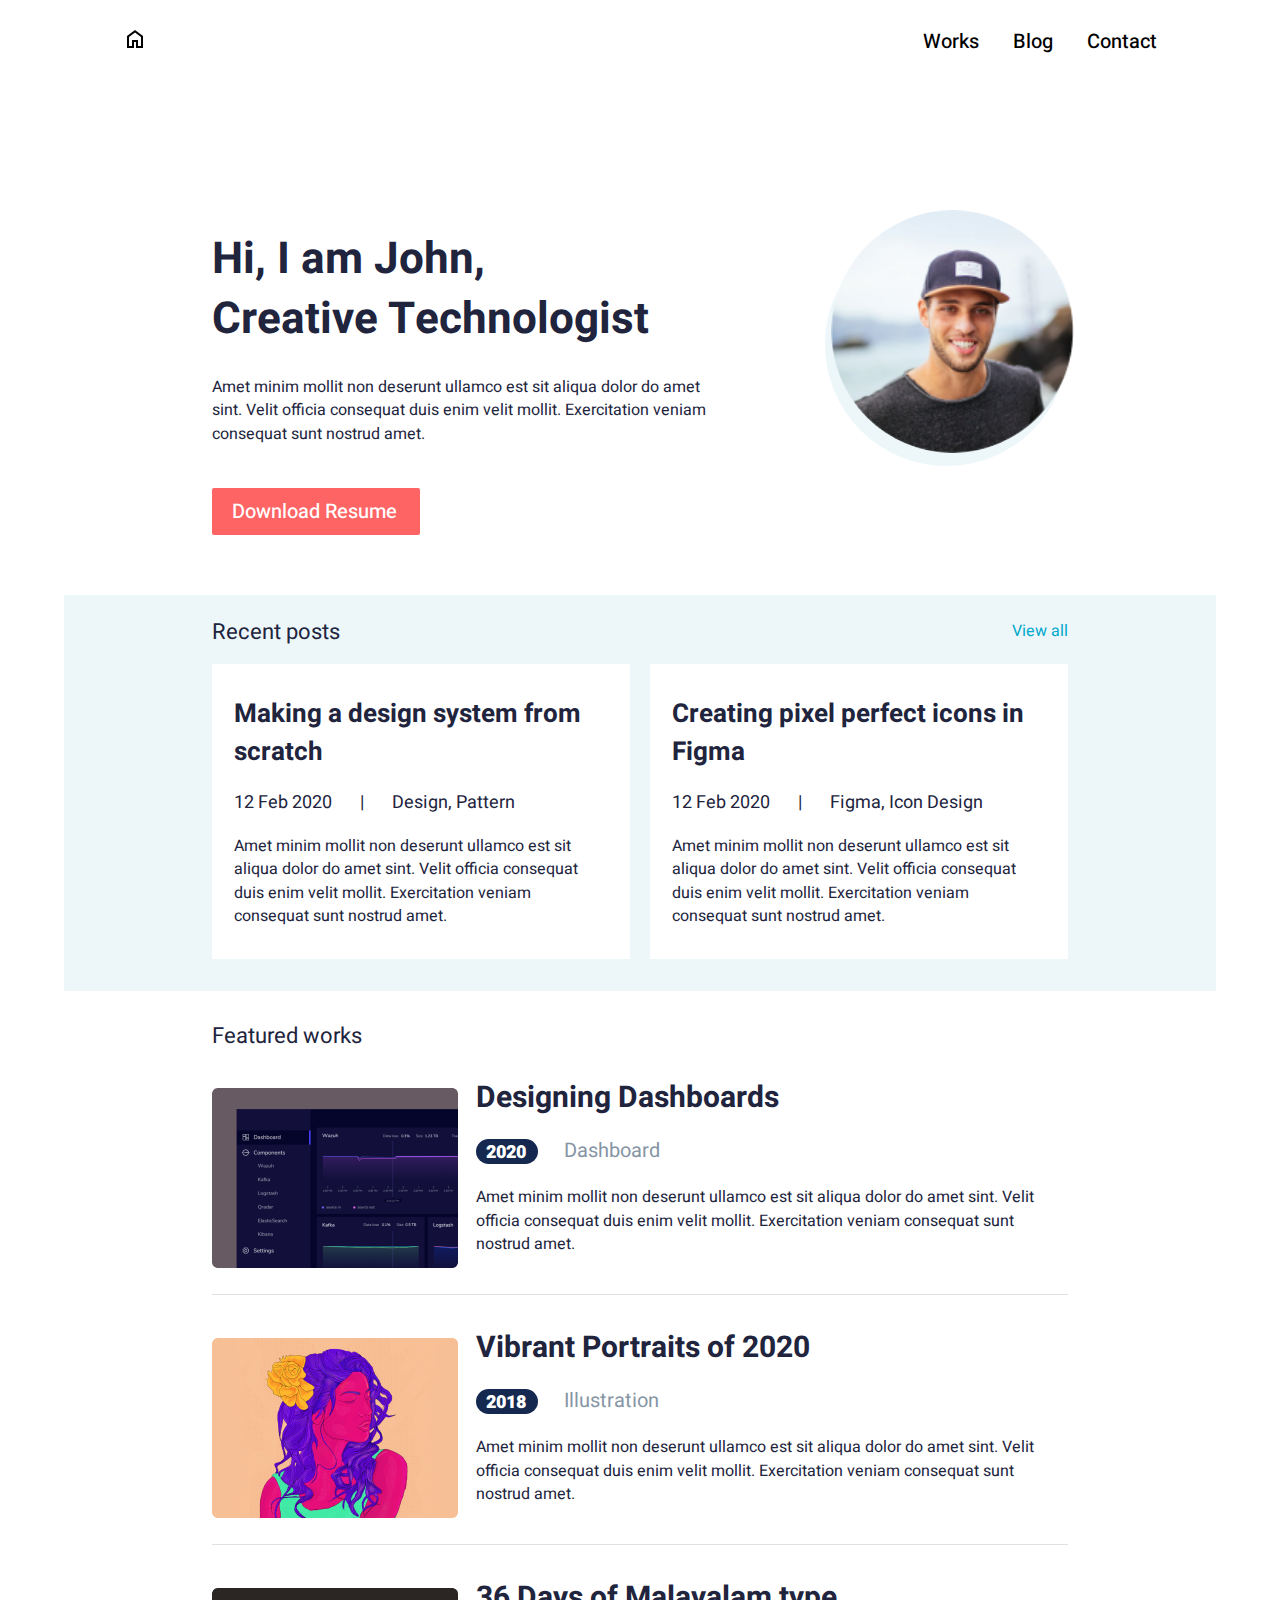
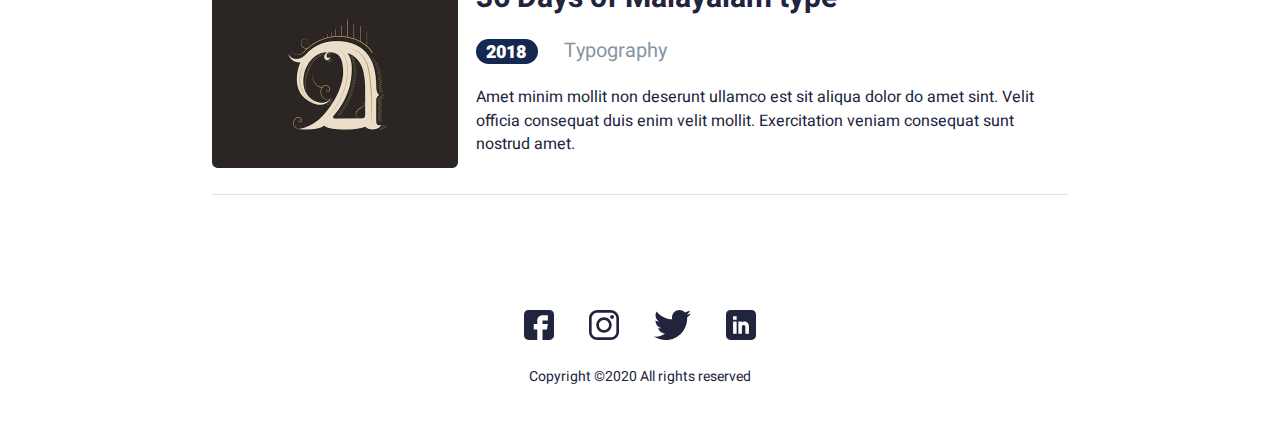
<file: index.html>
<!DOCTYPE html>
<html lang="es">
<head>
    <meta charset="UTF-8">
    <meta name="viewport" content="width=device-width, initial-scale=1.0">
    <title>Home</title>
    <!-- Google Font -->
    <link rel="preconnect" href="https://fonts.googleapis.com">
    <link rel="preconnect" href="https://fonts.gstatic.com" crossorigin>
    <link href="https://fonts.googleapis.com/css2?family=Heebo:wght@100..900&display=swap" rel="stylesheet">

    <!-- Hojas de estilos -->
    <link rel="stylesheet" href="css/globals.css">
    <link rel="stylesheet" href="css/header.css">
    <link rel="stylesheet" href="css/home.css">
    <link rel="stylesheet" href="css/hero.css">
    <link rel="stylesheet" href="css/recent-posts.css">
    <link rel="stylesheet" href="css/featured-works.css">
    <link rel="stylesheet" href="css/footer.css">
</head>
<body>
    <header class="header">
        <div class="header__icon-home">
            <a href="index.html">
                <img src="icons/home.svg" alt="Ícono de Home" aria-label="Ícono de Home">
            </a>
        </div>
        <nav class="nav">
            <a href="work.html" class="nav__link">Works</a>
            <a href="blog.html" class="nav__link">Blog</a>
            <a href="#" class="nav__link">Contact</a>
            <!-- Botón de menú móvil -->
            <a href="#" class="nav__link nav__link--icon-only" aria-label="Open menu" role="button">
                <div class="menu">
                    <div class="menu__linea"></div>
                    <div class="menu__linea"></div>
                    <div class="menu__linea"></div>
                </div>
            </a>
        </nav>
    </header>
    <main class="main">
        <!-- Sección HERO -->
        <section class="container container--home container--hero hero">
            <div class="hero__container">
                <div class="hero__info">
                    <h1 class="hero__title">
                        Hi, I am John,<br/>Creative Technologist
                    </h1>
                    <p class="hero__description">
                        Amet minim mollit non deserunt ullamco est sit aliqua dolor do amet sint. Velit officia consequat duis enim velit mollit. Exercitation veniam consequat sunt nostrud amet.
                    </p>
                </div>
                <div class="hero__image">
                    <div class="hero__image-container">
                        <div class="hero__image-shadow" aria-hidden="true"></div>
                        <img src="./assets/img/fotoperfil.png" alt="Imagen de Perfíl" aria-label="Imagen de Perfíl" class="hero__image-img" loading="lazy">
                    </div>
                </div>
            </div>
            <div class="hero__button">
                <a class="hero__button-link" href="./assets/documents/Maestria.pdf" download="Maestria.pdf" aria-label="Descargar currículum">Download Resume</a>
            </div>
        </section>

        <!-- Sección RECENT POSTS -->
        <section class="recent-posts">
            <div class="container container--home container--recentposts">
                <header class="recent-posts__header">
                    <h2 class="recent-posts__title">Recent posts</h2>
                    <a class="recent-posts__viewall recent-posts__viewall--hidden" href="#" aria-label="View all posts">View all</a>
                </header>
                <div class="recent-posts__content">
                    <article class="card-post">
                        <h3 class="card-post__title">Making a design system from scratch</h3>
                        <div class="card-post__metadata">
                            <time class="card-post__metadata-text" datetime="2020-02-12">12 Feb 2020</time>
                            <span class="card-post__metadata-text">|</span>
                            <span class="card-post__metadata-text">Design, Pattern</span>
                        </div>
                        <p class="card-post__description">
                            Amet minim mollit non deserunt ullamco est sit aliqua dolor do amet sint. Velit officia consequat duis enim velit mollit. Exercitation veniam consequat sunt nostrud amet.
                        </p>
                    </article>
                    <article class="card-post">
                        <h3 class="card-post__title">Creating pixel perfect icons in Figma</h3>
                        <div class="card-post__metadata">
                            <time class="card-post__metadata-text" datetime="2020-02-12">12 Feb 2020</time>
                            <span class="card-post__metadata-text">|</span>
                            <span class="card-post__metadata-text">Figma, Icon Design</span>
                        </div>
                        <p class="card-post__description">
                            Amet minim mollit non deserunt ullamco est sit aliqua dolor do amet sint. Velit officia consequat duis enim velit mollit. Exercitation veniam consequat sunt nostrud amet.
                        </p>
                    </article>
                </div>
            </div>
        </section>  

        <!-- Sección Featured-Works -->
        <section class="container container--home container--featured featured">
            <header class="featured__header">
                <h2 class="featured__title">Featured works</h2>
            </header>
            <div class="featured__content">
                <article class="card">
                    <div class="card__img">
                        <img src="assets/img/designin_dashboard.png" alt="Imagen de Designing Dashboards" aria-label="Imagen de Designing Dashboards" loading="lazy">
                    </div>
                    <div class="card__content">
                        <header class="card__content-header">
                            <h3 class="card__content-title">
                                <a class="card__content-link" href="workdetail.html" title="Learn more about Designing Dashboards">Designing Dashboards</a>
                            </h3>
                            <div class="card__content-metadata">
                                <span class="card__content-metadata-date">2020</span>
                                <span class="card__content-metadata-text">Dashboard</span>
                            </div>
                        </header>
                        <p class="card__content-description">
                            Amet minim mollit non deserunt ullamco est sit aliqua dolor do amet sint. Velit officia consequat duis enim velit mollit. Exercitation veniam consequat sunt nostrud amet.
                        </p>
                    </div>
                </article>
                <article class="card card--hidden">
                    <div class="card__img">
                        <img src="assets/img/vibrant.png" alt="Imagen de Vibrant Portraits of 2020" aria-label="Imagen de Vibrant Portraits of 2020" loading="lazy">
                    </div>
                    <div class="card__content">
                        <header class="card__content-header">
                            <h3 class="card__content-title">
                                <a class="card__content-link" href="#" title="Learn more about Vibrant Portraits of 2020">Vibrant Portraits of 2020</a>
                            </h3>
                            <div class="card__content-metadata">
                                <span class="card__content-metadata-date">2018</span>
                                <span class="card__content-metadata-text">Illustration</span>
                            </div>
                        </header>
                        <p class="card__content-description">
                            Amet minim mollit non deserunt ullamco est sit aliqua dolor do amet sint. Velit officia consequat duis enim velit mollit. Exercitation veniam consequat sunt nostrud amet.
                        </p>
                    </div>
                </article>
                <article class="card card--hidden">
                    <div class="card__img">
                        <img src="assets/img/malayalam.png" alt="Imagen de 36 Days of Malayalam type" aria-label="Imagen de 36 Days of Malayalam type" loading="lazy">
                    </div>
                    <div class="card__content">
                        <header class="card__content-header">
                            <h3 class="card__content-title">
                                <a class="card__content-link" href="#" title="Learn more about 36 Days of Malayalam type">36 Days of Malayalam type</a>
                            </h3>
                            <div class="card__content-metadata">
                                <span class="card__content-metadata-date">2018</span>
                                <span class="card__content-metadata-text">Typography</span>
                            </div>
                        </header>
                        <p class="card__content-description">
                            Amet minim mollit non deserunt ullamco est sit aliqua dolor do amet sint. Velit officia consequat duis enim velit mollit. Exercitation veniam consequat sunt nostrud amet.
                        </p>
                    </div>
                </article>
            </div>
        </section>
    </main>
    <footer class="footer">
        <div class="footer__container">
            <div class="footer__icons">
                <img src="icons/fb.svg" alt="Ícono de Facebook" aria-label="Facebook">
                <img src="icons/insta.svg" alt="Ícono de Instagram" aria-label="Instagram">
                <img src="icons/Group.svg" alt="Ícono de Twitter" aria-label="Twitter">
                <img src="icons/Linkedin.svg" alt="Ícono de LinkedIn" aria-label="LinkedIn">
            </div>
            <div class="footer__copyright">
                <span class="footer__copyright-text">Copyright ©2020 All rights reserved</span>
            </div>
        </div>
    </footer> 
</body>
</html>
</file>
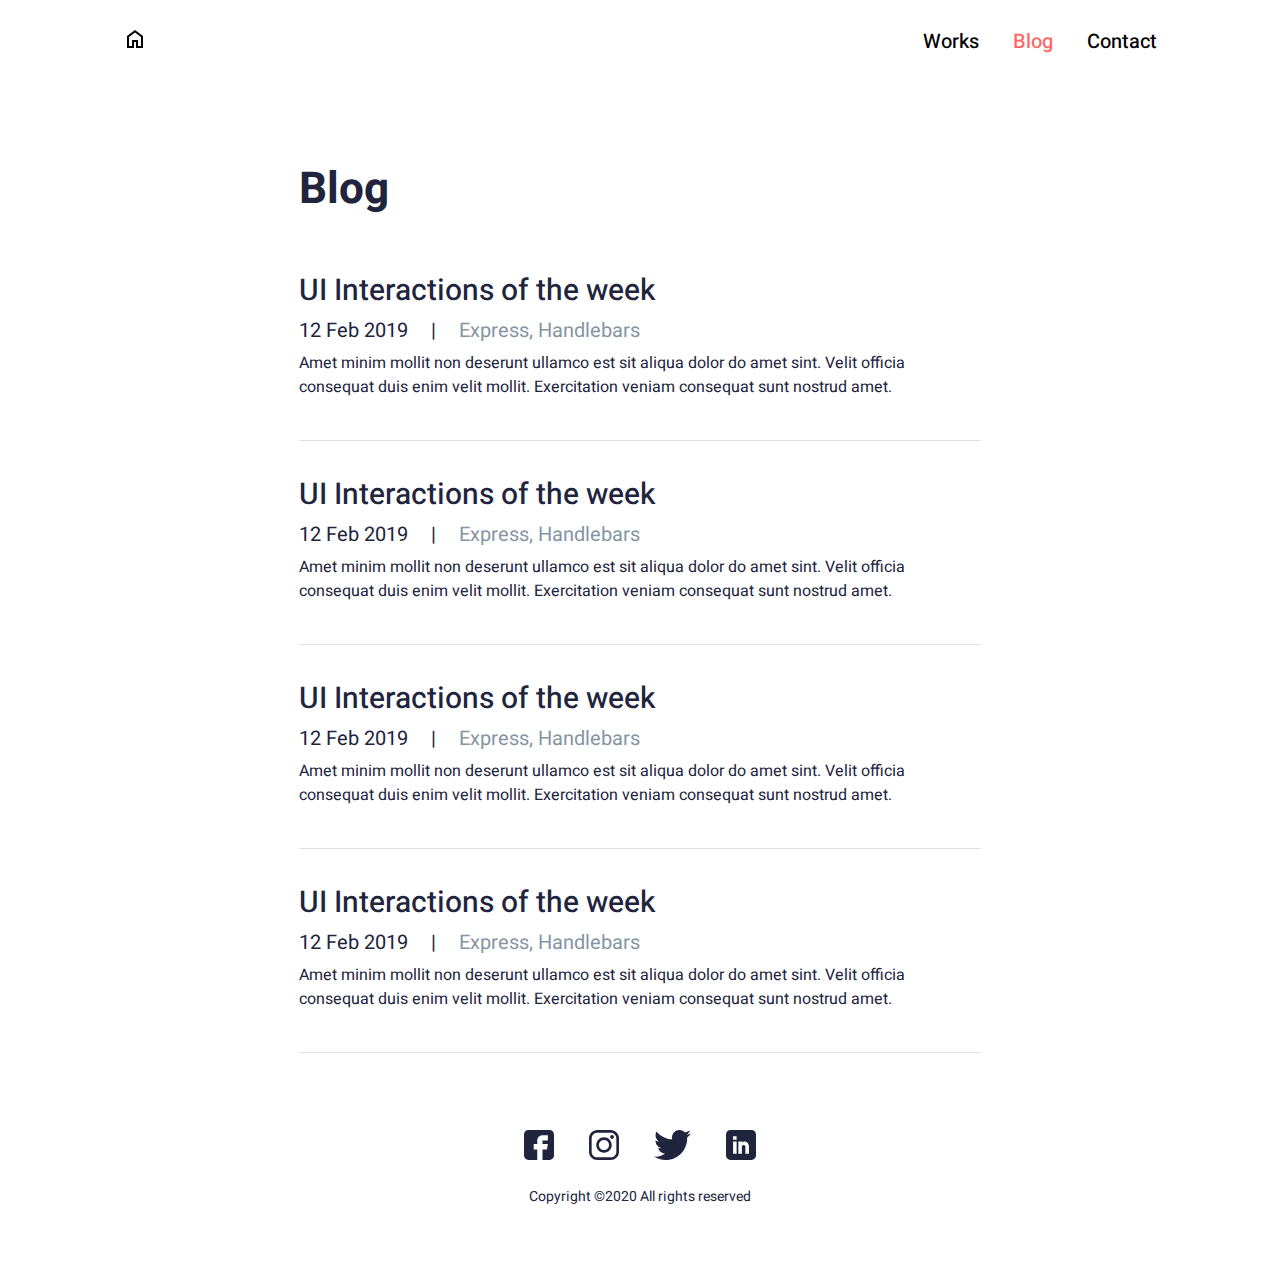
<file: blog.html>
<!DOCTYPE html>
<html lang="es">
<head>
    <meta charset="UTF-8">
    <meta name="viewport" content="width=device-width, initial-scale=1.0">
    <title>Blog</title>
    <!-- Google Font -->
    <link rel="preconnect" href="https://fonts.googleapis.com">
    <link rel="preconnect" href="https://fonts.gstatic.com" crossorigin>
    <link href="https://fonts.googleapis.com/css2?family=Heebo:wght@100..900&display=swap" rel="stylesheet">

    <!-- Hojas de estilos -->
    <link rel="stylesheet" href="css/globals.css">
    <link rel="stylesheet" href="css/header.css">
    <link rel="stylesheet" href="css/recent-posts.css">
    <link rel="stylesheet" href="css/blog.css">
    <link rel="stylesheet" href="css/footer.css">
</head>
<body>
    <header class="header">
        <div class="header__icon-home">
            <a href="index.html">
                <img src="icons/home.svg" alt="Ícono de Home" aria-label="Ícono de Home">
            </a>
        </div>
        <nav class="nav">
            <a href="work.html" class="nav__link">Works</a>
            <a href="blog.html" class="nav__link nav__link--actived" aria-current="page">Blog</a>
            <a href="#" class="nav__link">Contact</a>
            <!-- Botón de menú móvil -->
            <a href="#" class="nav__link nav__link--icon-only" aria-label="Open menu" role="button">
                <div class="menu">
                    <div class="menu__linea"></div>
                    <div class="menu__linea"></div>
                    <div class="menu__linea"></div>
                </div>
            </a>
        </nav>
    </header>
    <main class="main main--blog">
        <section class="container blog">
            <h1 class="blog__title">Blog</h1>
            <div class="blog__content">
                <article class="card-post card-post--blog">
                    <div class="card-post__container">
                        <h5 class="card-post__title card-post__title--blog">UI Interactions of the week</h5>
                        <div class="card-post__metadata card-post__metadata--blog">
                            <time class="card-post__metadata-text card-post__metadata-text--blog" datetime="2019-02-12">12 Feb 2019</time>
                            <span class="card-post__metadata-text card-post__metadata-text--blog">|</span>
                            <span class="card-post__metadata-text card-post__metadata-text--blog card-post__metadata-text--gray">Express, Handlebars</span>
                        </div>
                    </div>
                    <p class="card-post__description card-post__description--blog">
                        Amet minim mollit non deserunt ullamco est sit aliqua dolor do amet sint. Velit officia consequat duis enim velit mollit. Exercitation veniam consequat sunt nostrud amet.
                    </p>
                </article>
                <article class="card-post card-post--blog">
                    <div class="card-post__container">
                        <h5 class="card-post__title card-post__title--blog">UI Interactions of the week</h5>
                        <div class="card-post__metadata card-post__metadata--blog">
                            <time class="card-post__metadata-text card-post__metadata-text--blog" datetime="2019-02-12">12 Feb 2019</time>
                            <span class="card-post__metadata-text card-post__metadata-text--blog">|</span>
                            <span class="card-post__metadata-text card-post__metadata-text--blog card-post__metadata-text--gray">Express, Handlebars</span>
                        </div>
                    </div>
                    <p class="card-post__description card-post__description--blog">
                        Amet minim mollit non deserunt ullamco est sit aliqua dolor do amet sint. Velit officia consequat duis enim velit mollit. Exercitation veniam consequat sunt nostrud amet.
                    </p>
                </article>
                <article class="card-post card-post--blog">
                    <div class="card-post__container">
                        <h5 class="card-post__title card-post__title--blog">UI Interactions of the week</h5>
                        <div class="card-post__metadata card-post__metadata--blog">
                            <time class="card-post__metadata-text card-post__metadata-text--blog" datetime="2019-02-12">12 Feb 2019</time>
                            <span class="card-post__metadata-text card-post__metadata-text--blog">|</span>
                            <span class="card-post__metadata-text card-post__metadata-text--blog card-post__metadata-text--gray">Express, Handlebars</span>
                        </div>
                    </div>
                    <p class="card-post__description card-post__description--blog">
                        Amet minim mollit non deserunt ullamco est sit aliqua dolor do amet sint. Velit officia consequat duis enim velit mollit. Exercitation veniam consequat sunt nostrud amet.
                    </p>
                </article>
                <article class="card-post card-post--blog">
                    <div class="card-post__container">
                        <h5 class="card-post__title card-post__title--blog">UI Interactions of the week</h5>
                        <div class="card-post__metadata card-post__metadata--blog">
                            <time class="card-post__metadata-text card-post__metadata-text--blog" datetime="2019-02-12">12 Feb 2019</time>
                            <span class="card-post__metadata-text card-post__metadata-text--blog">|</span>
                            <span class="card-post__metadata-text card-post__metadata-text--blog card-post__metadata-text--gray">Express, Handlebars</span>
                        </div>
                    </div>
                    <p class="card-post__description card-post__description--blog">
                        Amet minim mollit non deserunt ullamco est sit aliqua dolor do amet sint. Velit officia consequat duis enim velit mollit. Exercitation veniam consequat sunt nostrud amet.
                    </p>
                </article>
            </div>
        </section>
    </main>
    <footer class="footer">
        <div class="footer__container">
            <div class="footer__icons">
                <img src="icons/fb.svg" alt="Ícono de Facebook" aria-label="Facebook">
                <img src="icons/insta.svg" alt="Ícono de Instagram" aria-label="Instagram">
                <img src="icons/Group.svg" alt="Ícono de Twitter" aria-label="Twitter">
                <img src="icons/Linkedin.svg" alt="Ícono de LinkedIn" aria-label="LinkedIn">
            </div>
            <div class="footer__copyright">
                <span class="footer__copyright-text">Copyright ©2020 All rights reserved</span>
            </div>
        </div>
    </footer> 
</body>
</html>
</file>
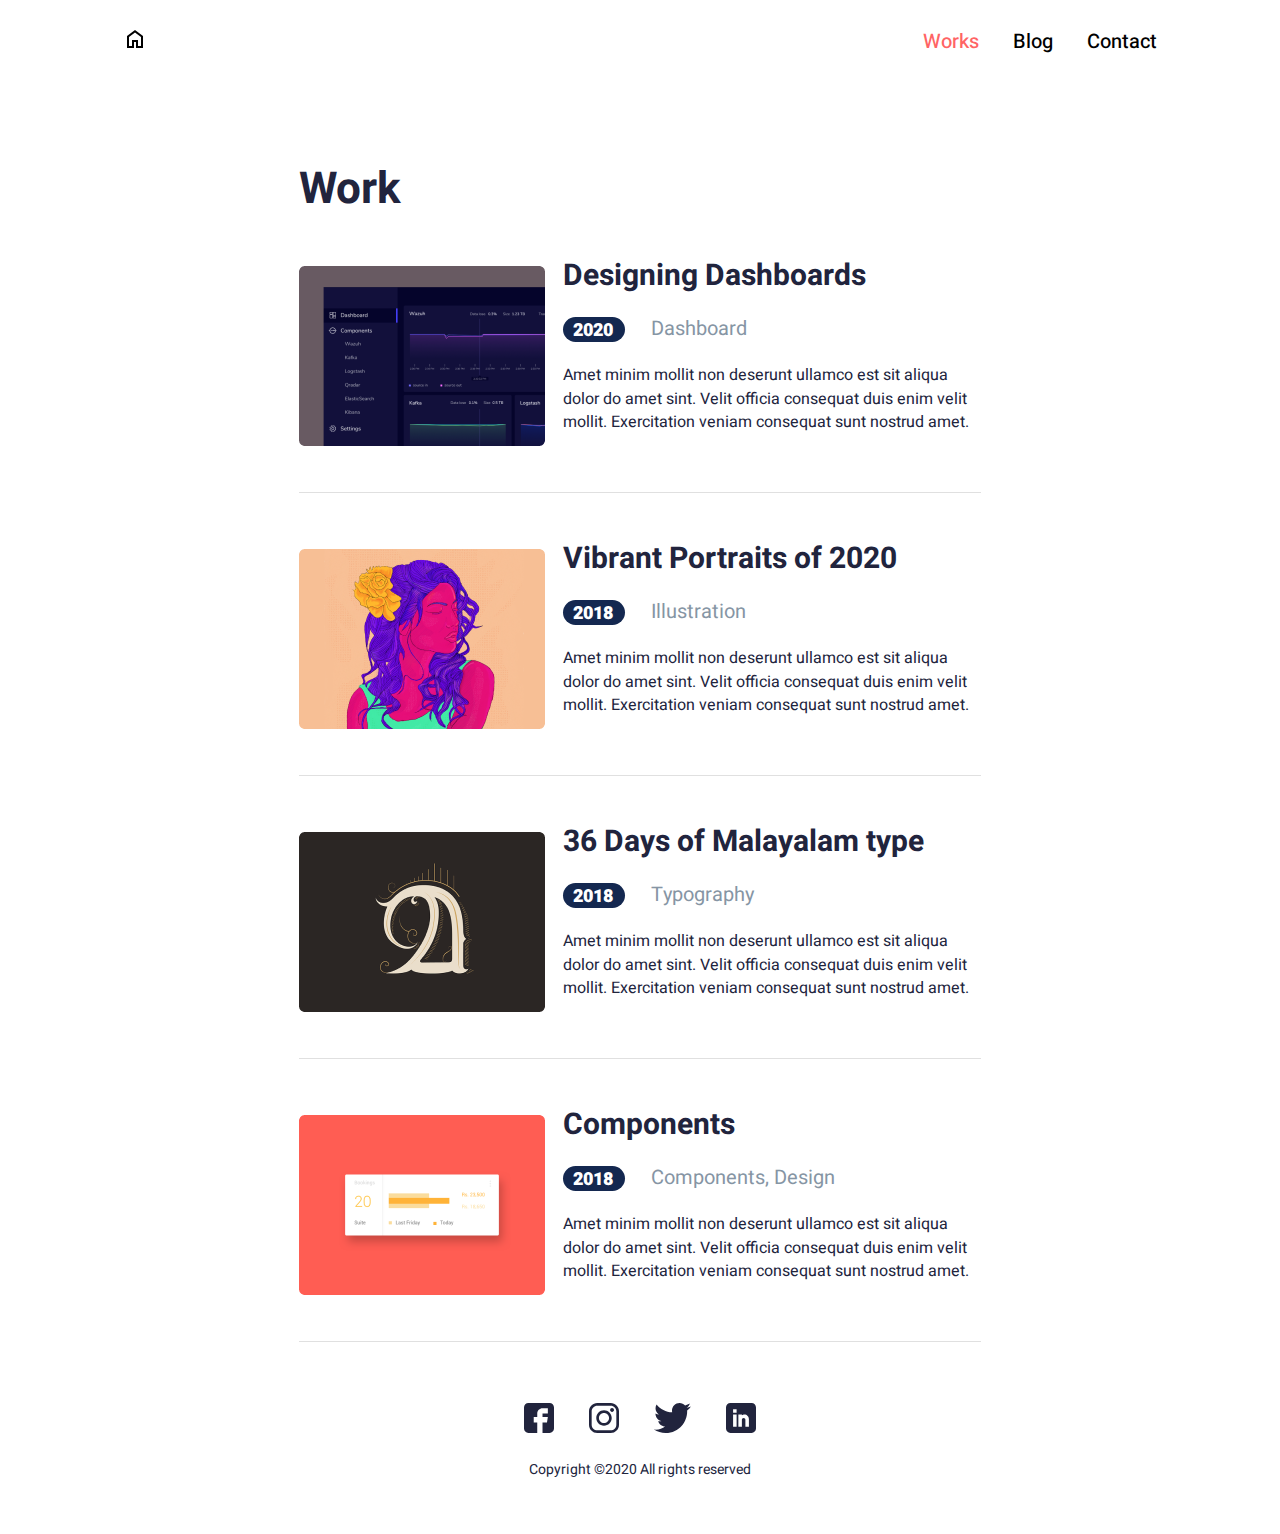
<file: work.html>
<!DOCTYPE html>
<html lang="es">
<head>
    <meta charset="UTF-8">
    <meta name="viewport" content="width=device-width, initial-scale=1.0">
    <title>Works</title>
    <!-- Google Font -->
    <link rel="preconnect" href="https://fonts.googleapis.com">
    <link rel="preconnect" href="https://fonts.gstatic.com" crossorigin>
    <link href="https://fonts.googleapis.com/css2?family=Heebo:wght@100..900&display=swap" rel="stylesheet">

    <!-- Hojas de estilos -->
    <link rel="stylesheet" href="css/globals.css">
    <link rel="stylesheet" href="css/header.css">
    <link rel="stylesheet" href="css/featured-works.css">
    <link rel="stylesheet" href="css/work.css">
    <link rel="stylesheet" href="css/footer.css">
</head>
<body>
    <header class="header">
        <div class="header__icon-home">
            <a href="index.html">
                <img src="icons/home.svg" alt="Ícono de Home" aria-label="Ícono de Home">
            </a>
        </div>
        <nav class="nav">
            <a href="work.html" class="nav__link nav__link--actived" aria-current="page">Works</a>
            <a href="blog.html" class="nav__link">Blog</a>
            <a href="#" class="nav__link">Contact</a>
            <!-- Botón de menú móvil -->
            <a href="#" class="nav__link nav__link--icon-only" aria-label="Open menu" role="button">
                <div class="menu">
                    <div class="menu__linea"></div>
                    <div class="menu__linea"></div>
                    <div class="menu__linea"></div>
                </div>
            </a>
        </nav>
    </header>
    <main class="main main--work">
        <section class="container work">
            <h1 class="work__title">Work</h1>
            <div class="work__content">
                <article class="card card--work">
                    <div class="card__img">
                        <img src="assets/img/designin_dashboard.png" alt="Imagen de Designing Dashboards" aria-label="Imagen de Designing Dashboards" loading="lazy">
                    </div>
                    <div class="card__content">
                        <header class="card__content-header">
                            <h3 class="card__content-title">
                                <a class="card__content-link" href="workdetail.html" title="Learn more about Designing Dashboards">Designing Dashboards</a>
                            </h3>
                            <div class="card__content-metadata">
                                <span class="card__content-metadata-date">2020</span>
                                <span class="card__content-metadata-text">Dashboard</span>
                            </div>
                        </header>
                        <p class="card__content-description">
                            Amet minim mollit non deserunt ullamco est sit aliqua dolor do amet sint. Velit officia consequat duis enim velit mollit. Exercitation veniam consequat sunt nostrud amet.
                        </p>
                    </div>
                </article>
                <article class="card card--work card--hidden">
                    <div class="card__img">
                        <img src="assets/img/vibrant.png" alt="Imagen de Vibrant Portraits of 2020" aria-label="Imagen de Vibrant Portraits of 2020" loading="lazy">
                    </div>
                    <div class="card__content">
                        <header class="card__content-header">
                            <h3 class="card__content-title">
                                <a class="card__content-link" href="#" title="Learn more about Vibrant Portraits of 2020">Vibrant Portraits of 2020</a>
                            </h3>
                            <div class="card__content-metadata">
                                <span class="card__content-metadata-date">2018</span>
                                <span class="card__content-metadata-text">Illustration</span>
                            </div>
                        </header>
                        <p class="card__content-description">
                            Amet minim mollit non deserunt ullamco est sit aliqua dolor do amet sint. Velit officia consequat duis enim velit mollit. Exercitation veniam consequat sunt nostrud amet.
                        </p>
                    </div>
                </article>
                <article class="card card--work card--hidden">
                    <div class="card__img">
                        <img src="assets/img/malayalam.png" alt="Imagen de 36 Days of Malayalam type" aria-label="Imagen de 36 Days of Malayalam type" loading="lazy">
                    </div>
                    <div class="card__content">
                        <header class="card__content-header">
                            <h3 class="card__content-title">
                                <a class="card__content-link" href="#" title="Learn more about 36 Days of Malayalam type">36 Days of Malayalam type</a>
                            </h3>
                            <div class="card__content-metadata">
                                <span class="card__content-metadata-date">2018</span>
                                <span class="card__content-metadata-text">Typography</span>
                            </div>
                        </header>
                        <p class="card__content-description">
                            Amet minim mollit non deserunt ullamco est sit aliqua dolor do amet sint. Velit officia consequat duis enim velit mollit. Exercitation veniam consequat sunt nostrud amet.
                        </p>
                    </div>
                </article>
                <article class="card card--work card--hidden">
                    <div class="card__img">
                        <img src="assets/img/components.png" alt="Imagen de Components" aria-label="Imagen de Components" loading="lazy">
                    </div>
                    <div class="card__content">
                        <header class="card__content-header">
                            <h3 class="card__content-title">
                                <a class="card__content-link" href="#" title="Learn more about Components">Components</a>
                            </h3>
                            <div class="card__content-metadata">
                                <span class="card__content-metadata-date">2018</span>
                                <span class="card__content-metadata-text">Components, Design</span>
                            </div>
                        </header>
                        <p class="card__content-description">
                            Amet minim mollit non deserunt ullamco est sit aliqua dolor do amet sint. Velit officia consequat duis enim velit mollit. Exercitation veniam consequat sunt nostrud amet.
                        </p>
                    </div>
                </article>
                <article class="card card--work card--show">
                    <div class="card__img">
                        <img src="assets/img/dashboard2.png" alt="Imagen de Designing Dashboards" aria-label="Imagen de Designing Dashboards" loading="lazy">
                    </div>
                    <div class="card__content">
                        <header class="card__content-header">
                            <h3 class="card__content-title">
                                <a class="card__content-link" href="#" title="Learn more about Designing Dashboards">Designing Dashboards</a>
                            </h3>
                            <div class="card__content-metadata">
                                <span class="card__content-metadata-date">2020</span>
                                <span class="card__content-metadata-text">Website</span>
                            </div>
                        </header>
                        <p class="card__content-description">
                            Amet minim mollit non deserunt ullamco est sit aliqua dolor do amet sint. Velit officia consequat duis enim velit mollit. Exercitation veniam consequat sunt nostrud amet.
                        </p>
                    </div>
                </article>
            </div>
        </section>
    </main>
    <footer class="footer">
        <div class="footer__container">
            <div class="footer__icons">
                <img src="icons/fb.svg" alt="Ícono de Facebook" aria-label="Facebook">
                <img src="icons/insta.svg" alt="Ícono de Instagram" aria-label="Instagram">
                <img src="icons/Group.svg" alt="Ícono de Twitter" aria-label="Twitter">
                <img src="icons/Linkedin.svg" alt="Ícono de LinkedIn" aria-label="LinkedIn">
            </div>
            <div class="footer__copyright">
                <span class="footer__copyright-text">Copyright ©2020 All rights reserved</span>
            </div>
        </div>
    </footer> 
</body>
</html>
</file>
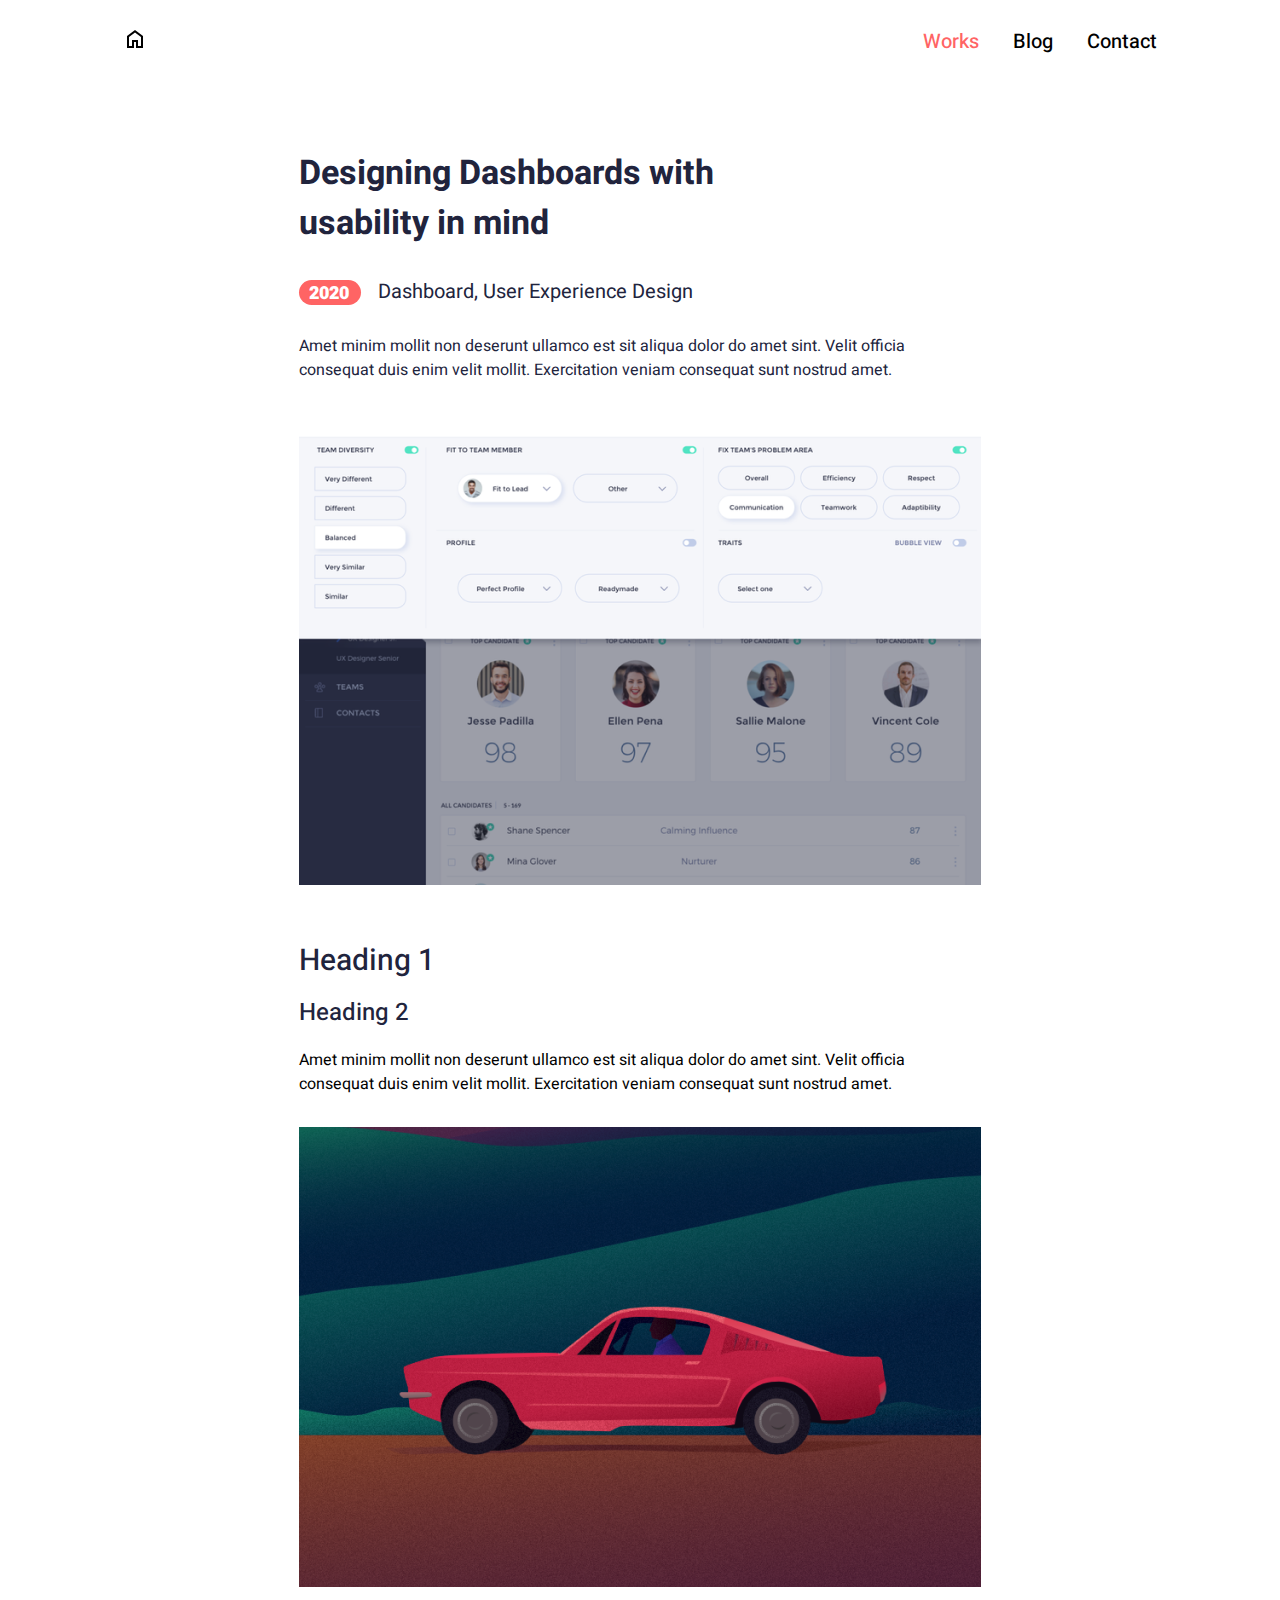
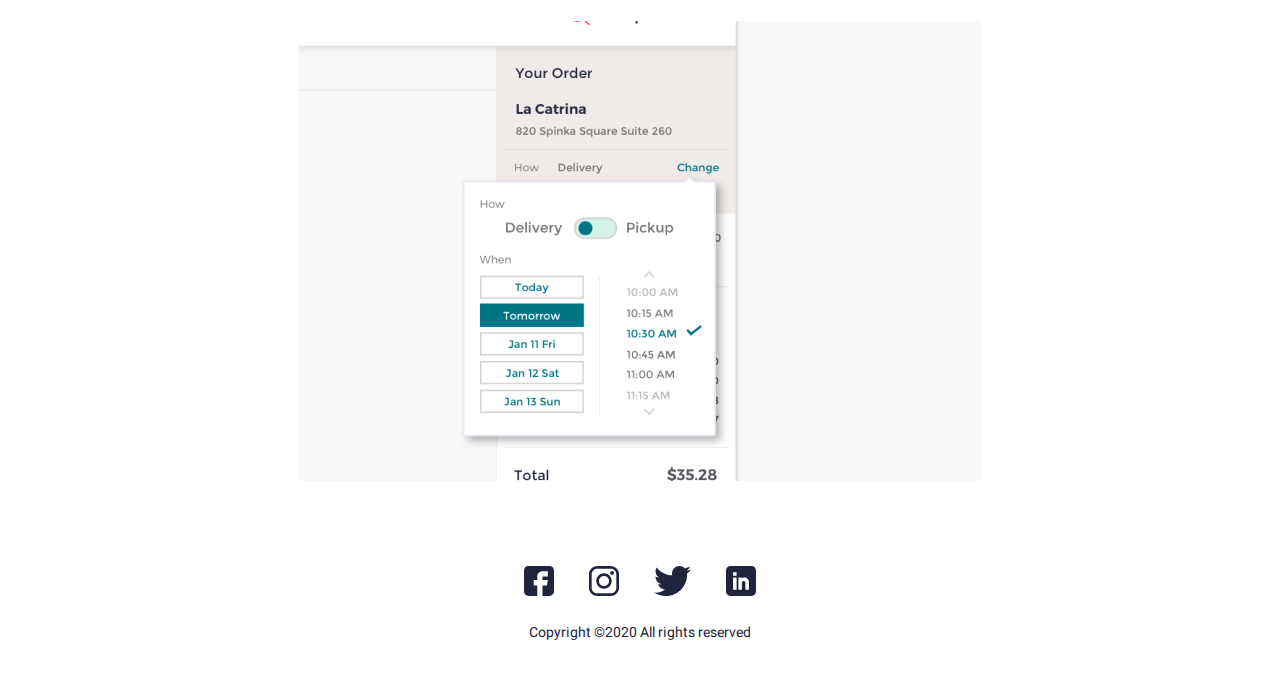
<file: workdetail.html>
<!DOCTYPE html>
<html lang="es">
<head>
    <meta charset="UTF-8">
    <meta name="viewport" content="width=device-width, initial-scale=1.0">
    <title>Designing Dashboards with usability in mind</title>
    <!-- Google Font -->
    <link rel="preconnect" href="https://fonts.googleapis.com">
    <link rel="preconnect" href="https://fonts.gstatic.com" crossorigin>
    <link href="https://fonts.googleapis.com/css2?family=Heebo:wght@100..900&display=swap" rel="stylesheet">

    <!-- Hojas de estilos -->
    <link rel="stylesheet" href="css/globals.css">
    <link rel="stylesheet" href="css/header.css">
    <link rel="stylesheet" href="css/featured-works.css">
    <link rel="stylesheet" href="css/work-detail.css">
    <link rel="stylesheet" href="css/footer.css">
</head>
<body>
    <header class="header">
        <div class="header__icon-home">
            <a href="index.html">
                <img src="icons/home.svg" alt="Ícono de Home" aria-label="Ícono de Home">
            </a>
        </div>
        <nav class="nav">
            <a href="work.html" class="nav__link nav__link--actived" aria-current="page">Works</a>
            <a href="blog.html" class="nav__link">Blog</a>
            <a href="#" class="nav__link">Contact</a>
            <!-- Botón de menú móvil -->
            <a href="#" class="nav__link nav__link--icon-only" aria-label="Open menu" role="button">
                <div class="menu">
                    <div class="menu__linea"></div>
                    <div class="menu__linea"></div>
                    <div class="menu__linea"></div>
                </div>
            </a>
        </nav>
    </header>
    <main class="main main--work-detail">
        <div class="container main-work-detail-content">
            <!-- Sección Work Detail Card -->
            <section class="work-detail">
                <article class="card card--work-detail">
                    <div class="card__img card__img--work-detail">
                        <img src="assets/img/dashboard.png" alt="Imagen de Designing Dashboards" aria-label="Imagen de Designing Dashboards" loading="lazy">
                    </div>
                    <div class="card__content card__content--work-detail">
                        <h3 class="card__content-title card__content-title--work-detail">Designing Dashboards with usability in mind</h3>
                        <div class="card__content-metadata card__content-metadata--work-detail">
                            <span class="card__content-metadata-date card__content-metadata-date--work-detail">2020</span>
                            <span class="card__content-metadata-text card__content-metadata-text--work-detail">Dashboard, User Experience Design</span>
                        </div>
                        <p class="card__content-description card__content-description--work-detail">
                            Amet minim mollit non deserunt ullamco est sit aliqua dolor do amet sint. Velit officia consequat duis enim velit mollit. Exercitation veniam consequat sunt nostrud amet.
                        </p>
                    </div>
                </article>
            </section>

            <!-- Sección Heading -->
            <section class="heading">
                <header class="heading__header">
                    <div class="heading__titles">
                        <h4 class="heading__title-one">Heading 1</h4>
                        <h6 class="heading__title-two">Heading 2</h6>
                    </div>
                    <div class="heading__info">
                        <p>Amet minim mollit non deserunt ullamco est sit aliqua dolor do amet sint. Velit officia consequat duis enim velit mollit. Exercitation veniam consequat sunt nostrud amet.</p>
                    </div>
                </header>
                <div class="heading__img-container">
                    <div class="heading__img-1">
                        <img src="assets/img/carro.png" alt="Imagen de un carro" aria-label="Imagen de un carro" loading="lazy">
                    </div>
                    <div class="heading__img-2">
                        <img src="assets/img/menu.png" alt="Imagen de un menú" aria-label="Imagen de un menú" loading="lazy">
                    </div>
                </div>
            </section>
        </div>
    </main>
    <footer class="footer">
        <div class="footer__container">
            <div class="footer__icons">
                <img src="icons/fb.svg" alt="Ícono de Facebook" aria-label="Facebook">
                <img src="icons/insta.svg" alt="Ícono de Instagram" aria-label="Instagram">
                <img src="icons/Group.svg" alt="Ícono de Twitter" aria-label="Twitter">
                <img src="icons/Linkedin.svg" alt="Ícono de LinkedIn" aria-label="LinkedIn">
            </div>
            <div class="footer__copyright">
                <span class="footer__copyright-text">Copyright ©2020 All rights reserved</span>
            </div>
        </div>
    </footer> 
</body>
</html>
</file>
<file: css/header.css>
.header{
    display: flex;
    justify-content: space-between;
    padding: 27px 59px;
    height: 84px;
}

    .header__icon-home{
        display: flex;
        align-items: center;
    }

.nav{
    display: flex;
    gap: 34px;
}

    .nav__link{
        text-decoration: none;
        color: var(--black);
        font-weight: var(--desktop-buttons-pagination-medium-text-font-weight);
        font-size: var(--desktop-buttons-pagination-medium-text-font-size);
        line-height: var(--desktop-buttons-pagination-medium-text-line-height);
    }

    .nav__link:hover{
        color: var(--primary);
    }

    .nav__link--actived{
        color: var(--primary);
    }

    .nav__link--icon-only{
        display: none;
    }

.menu{
    display: flex;
    flex-direction: column;
    justify-content: flex-start;
    align-items: flex-start;
    width: 100%;
    gap: 6px;
}

    .menu__linea{
        width: 30px;
        height: 2px;
        background-color: var(--black);
    }



@media (max-width: 375px) {
    .header{
        padding: 20px 18px 12px;
        height: 50px;
    }

    .nav__link{
        display: none;
    }

    .nav__link--icon-only{
        display: block;
    }

}
</file>
<file: css/home.css>
:root{
    --desktop-padding-home-content: 148px;
}

.container--home{
    padding-left: var(--desktop-padding-home-content);
    padding-right: var(--desktop-padding-home-content);
}
</file>
<file: css/hero.css>
/* ESTOS SON LOS CSS DE LA SECCIÓN DE HERO EN LA PANTALLA HOME */
:root{
    --desktop-size-photo: 243px;
    --mobile-size-photo: 170.86px;

    --mobile-padding-home-hero-left: 24px;
    --mobile-padding-home-hero-right: 23px;
}

.container--hero{
    padding-right: 142px;
}

.hero{
    display: flex;
    flex-direction: column;
    gap: 22px;
    margin-bottom: 60px;
}

    .hero__container{
        display: flex;
        align-items: center;
        gap: 116px;
    }

    .hero__info{
        display: flex;
        flex-direction: column;
        gap: 26px;
    }

    .hero__title{
        color: var(--dark);
        font-weight: var(--desktop-heading-h1-font-weight);
        font-size: var(--desktop-heading-h1-font-size);
        line-height: var(--desktop-heading-h1-line-height);
    }

    .hero__description{
        color: var(--dark);
        font-weight: var(--desktop-body-normal-text-regular-font-weight);
        font-size: var(--desktop-body-normal-text-regular-font-size);
        line-height: var(--desktop-body-normal-text-regular-line-height);
    }

    .hero__image{
        display: flex;
        justify-content: center;
        align-items: center;
    }

        .hero__image-container{
            position: relative;
            padding-left: 6px;
            padding-bottom: 6px;
        }

        .hero__image-shadow,
        .hero__image-img{
            width: var(--desktop-size-photo);
            height: var(--desktop-size-photo);
            border-radius: 50%;
        }

        .hero__image-shadow{
            position: absolute;
            top:13px;
            right: 6px;
            background-color: var(--light-blue);
            z-index: 1;
        }

        .hero__image-img{
            position: relative;
            z-index: 2;
        }

    .hero__button{
        display: inline-flex;
        height: 47px;
        width: 208px;
        background-color: var(--primary);
        border-radius: 2px;
        padding: 8.81px 20.18px;
    }

    .hero__button:hover {
        border: 1px solid var(--primary);
        background-color: var(--white);
    }

        .hero__button-link{
            text-decoration: none;
            color: var(--white);
            white-space: nowrap;
            font-weight: var(--desktop-buttons-pagination-medium-text-font-weight);
            font-size: var(--desktop-buttons-pagination-medium-text-font-size);
            line-height: var(--desktop-buttons-pagination-medium-text-line-height);
        }
        
        .hero__button:hover .hero__button-link {
            color: var(--primary);
        }


@media (max-width: 975px) {
    .hero{
        margin-bottom: 62px;
        align-items: center;
    }

        .hero__container{
            flex-direction: column;
            gap: 34px;
        }

        .hero__info{
            gap: 21px;
            text-align: center;
            order: 2;
        }

        .hero__image{
            order: 1;
        }

            .hero__image-container{
                padding-left: 3.5px;
                padding-bottom: 2.15px;
            }

            .hero__image-shadow{
                top: 9.14px;
                right: 3.52px;
            }
}


@media (max-width: 615px) {
    .container--hero{
        padding-left: var(--mobile-padding-home-hero-left);
        padding-right: var(--mobile-padding-home-hero-right);
    }
}


@media (max-width: 375px) {
    .hero{
        gap: 25px;
    }

        .hero__title{
            padding: 0 8px;
            font-weight: var(--mobile-heading-h1-font-weight);
            font-size: var(--mobile-heading-h1-font-size);
            line-height: var(--mobile-heading-h1-line-height);
        }

        .hero__description{
            font-weight: var(--mobile-body-normal-text-regular-font-weight);
            font-size: var(--mobile-body-normal-text-regular-font-size);
            line-height: var(--mobile-body-normal-text-regular-line-height);
        }

            .hero__image-shadow,
            .hero__image-img{
                width: var(--mobile-size-photo);
                height: var(--mobile-size-photo);
            }

            .hero__button-link{
                font-weight: var(--mobile-buttons-pagination-medium-text-font-weight);
                font-size: var(--mobile-buttons-pagination-medium-text-font-size);
                line-height: var(--mobile-buttons-pagination-medium-text-line-height);
            }
}
</file>
<file: css/recent-posts.css>
/* ESTOS SON LOS CSS DE LA SECCIÓN DE HERO EN LA PANTALLA HOME */

:root{
    --mobile-padding-home-recentposts: 11.5px;
}

.recent-posts{
    background-color: var(--light-blue);
    padding-top: 7px;
    padding-bottom: 32px;
}

    .recent-posts__header{
        display: flex;
        justify-content: space-between;
        align-items: center;
        margin-bottom: 2px;
    }

    .recent-posts__title {
        color: var(--dark);
        font-weight: var(--desktop-body-large-text-regular-label-font-weight);
        font-size: var(--desktop-body-large-text-regular-label-font-size);
        line-height: var(--desktop-body-large-text-regular-label-line-height);
    }

    .recent-posts__viewall{
        text-decoration: none;
        color: var(--secondary);
        font-weight: var(--desktop-body-normal-text-regular-font-weight);
        font-size: var(--desktop-body-normal-text-regular-font-size);
        line-height: var(--desktop-body-normal-text-regular-line-height);
    }

    .recent-posts__content{
        display: flex;
        gap: 20px;
    }

.card-post{
    display: flex;
    flex-direction: column;
    gap: 18px;
    background-color: var(--white);
    padding: 30.5px 22px;
}

    .card-post__title{
        height: 77px;
        color: var(--dark);
        font-weight: var(--desktop-heading-h5-font-weight);
        font-size: var(--desktop-heading-h5-font-size);
        line-height: var(--desktop-heading-h5-line-height);
    }

    .card-post__metadata{
        display: flex;
        height: 27px;
        gap: 28px;
    }

        .card-post__metadata-text{
            color: var(--dark);
            font-weight: var(--desktop-body-medium-text-regular-font-weight);
            font-size: var(--desktop-body-medium-text-regular-font-size);
            line-height: var(--desktop-body-medium-text-regular-line-height);
        }

    .card-post__description{
        color: var(--dark);
        font-weight: var(--desktop-body-normal-text-regular-font-weight);
        font-size: var(--desktop-body-normal-text-regular-font-size);
        line-height: var(--desktop-body-normal-text-regular-line-height);
    }


@media (max-width: 975px) {
    .recent-posts__content{
        flex-direction: column;
        gap: 17px;
    }

    .card-post__title{
        height: auto;
    }
}


@media (max-width: 615px) {
    .container--recentposts{
        padding-left: var(--mobile-padding-home-recentposts);
        padding-right: var(--mobile-padding-home-recentposts);
    }
}


@media (max-width: 375px) {
    .recent-posts{
        background-color: var(--light-blue);
        padding-top: 1px;
        padding-bottom: 37px;
    }

        .recent-posts__header{
            justify-content: center;
            padding: 0;
        }
        
        .recent-posts__title{
            font-weight: var(--mobile-body-large-text-regular-font-weight);
            font-size: var(--mobile-body-large-text-regular-font-size);
            line-height: var(--mobile-body-large-text-regular-line-height);
        }
        
        .recent-posts__viewall{
            font-weight: var(--mobile-body-normal-text-regular-font-weight);
            font-size: var(--mobile-body-normal-text-regular-font-size);
            line-height: var(--mobile-body-normal-text-regular-line-height);
        }

        .recent-posts__viewall--hidden{
            display: none;
        }

        .recent-posts__content{
            gap: 17px;
        }

    .card-post{
        gap: 11px;
        padding: 21.5px 12.5px;
    }

        .card-post__title{
            height: 60px;
            font-weight: var(--mobile-heading-h5-font-weight);
            font-size: var(--mobile-heading-h5-font-size);
            line-height: var(--mobile-heading-h5-line-height);
        }

        .card-post__metadata{
            height: 24px;
            gap: 24px;
        }

            .card-post__metadata-text{
                font-weight: var(--mobile-body-normal-text-regular-font-weight);
                font-size: var(--mobile-body-normal-text-regular-font-size);
                line-height: var(--mobile-body-normal-text-regular-line-height);
            }

        .card-post__description{
            padding-right: 13px;
            height: 117px;
            font-weight: var(--mobile-body-normal-text-regular-font-weight);
            font-size: var(--mobile-body-normal-text-regular-font-size);
            line-height: var(--mobile-body-normal-text-regular-line-height);
        }
}
</file>
<file: css/featured-works.css>
/* ESTOS SON LOS CSS DE LA SECCIÓN DE FEATURE WORKS EN LA PANTALLA HOME */
:root{
    --mobile-padding-home-featured-left: 15px;
    --mobile-padding-home-featured-right: 16px;
}

.featured{
    padding-top: 15px;
}

    .featured__header{
        margin-bottom: 10px;
    }

    .featured__title{
        color: var(--dark);
        font-weight: var(--desktop-body-large-text-regular-label-font-weight);
        font-size: var(--desktop-body-large-text-regular-label-font-size);
        line-height: var(--desktop-body-large-text-regular-label-line-height);
    }

    .featured__content{
        display: flex;
        flex-direction: column;
        gap: 31px;
    }

.card{
    display: flex;
    gap: 18px;
    padding-bottom: 14px;
    border-bottom: 1px var(--gray) solid;
}

    .card__img{
        display: flex;
        align-items: center;
        padding: 12px 0;
    }

    .card__content-header{
        margin-bottom: 1px;
    }

    .card__content-title{
        color: var(--dark);
        height: 45px;
        font-weight: var(--desktop-heading-h3-font-weight);
        font-size: var(--desktop-heading-h3-font-size);
        line-height: var(--desktop-heading-h3-line-height);
    }

    .card__content-link{
        color: var(--dark);
        text-decoration: none;
    }

    .card__content-link:hover{
        color: var(--primary);
    }

    .card__content-metadata{
        display: flex;
        gap: 26px;
        height: 60px;
        align-items: center;
        margin-bottom: 5px;
    }

        .card__content-metadata-date{
            font-weight: var(--desktop-body-medium-text-black-font-weight);
            font-size: var(--desktop-body-medium-text-black-font-size);
            line-height: var(--desktop-body-medium-text-black-line-height);
            background-color: var(--dark-2);
            color: var(--white);
            line-height: normal;
            border-radius: 16px;
            padding-left: 10px;
            padding-right: 10px;
            height: 25px;
            width: 62px;
        }

        .card__content-metadata-text{
            color: var(--light);
            font-weight: var(--desktop-body-large-text-regular-font-weight);
            font-size: var(--desktop-body-large-text-regular-font-size);
            line-height: var(--desktop-body-large-text-regular-line-height);
        }

    .card__content-description{
        color: var(--dark);
        font-weight: var(--desktop-body-normal-text-regular-font-weight);
        font-size: var(--desktop-body-normal-text-regular-font-size);
        line-height: var(--desktop-body-normal-text-regular-line-height);
    }

@media (max-width: 975px) {
    .featured{
        padding-top: 3px;
    }

        .featured__header{
            text-align: center;
            margin-bottom: 3px;
        }

        .featured__content{
            gap: 22px;
        }

    .card{
        flex-direction: column;
        gap: 16px;
        padding-bottom: 24px;
    }

        .card__img{
            justify-content: center;
            padding: 0;
        }

        .card__img img{
            width: 344px;
            height: 230px;
        }
}

@media (max-width: 615px) {
    .container--featured{
        padding-left: var(--mobile-padding-home-featured-left);
        padding-right: var(--mobile-padding-home-featured-right);
    }
}

@media (max-width: 375px) {
    .featured__title{
        font-weight: var(--mobile-body-large-text-regular-font-weight);
        font-size: var(--mobile-body-large-text-regular-font-size);
        line-height: var(--mobile-body-large-text-regular-line-height);
    }

    .card--hidden{
        display: none;
    }

    .card__content-header{
        display: flex;
        flex-direction: column;
        gap: 16px;
        margin-bottom: 24px;
    }

    .card__content-title{
        height: 30px;
        font-weight: var(--mobile-heading-h4-font-weight);
        font-size: var(--mobile-heading-h4-font-size);
        line-height: var(--mobile-heading-h4-line-height);
    }

    .card__content-metadata{
        height: 25px;
        gap: 21px;
        margin: 0;
    }

    .card__content-metadata-date{
        padding-left: 12px;
        padding-right: 12px;
        font-weight: var(--mobile-body-normal-text-black-font-weight);
        font-size: var(--mobile-body-normal-text-black-font-size);
        line-height: var(--mobile-body-normal-text-black-line-height);
    }

    .card__content-metadata-text{
        font-weight: var(--mobile-body-normal-text-regular-font-weight);
        font-size: var(--mobile-body-normal-text-regular-font-size);
        line-height: var(--mobile-body-normal-text-regular-line-height);
    }

    .card__content-description{
        font-weight: var(--mobile-body-normal-text-regular-font-weight);
        font-size: var(--mobile-body-normal-text-regular-font-size);
        line-height: var(--mobile-body-normal-text-regular-line-height);
    }
}
</file>
<file: css/footer.css>
.footer{
    display: flex;
    justify-content: center;
    align-items: center;
    padding-top: 51px;
    padding-bottom: 54px;
}

    .footer__container{
        display: flex;
        flex-direction: column;
        gap: 26px;
    }

    .footer__copyright{
        color: var(--dark);
        display: flex;
        justify-content: center;
    }

    .footer__icons{
        display: flex;
        gap: 35px;
    }

    .footer__copyright-text{
        font-weight: var(--desktop-body-small-text-regular-font-weight);
        font-size: var(--desktop-body-small-text-regular-font-size);
        line-height: var(--desktop-body-small-text-regular-line-height);
    }

@media (max-width: 375px) {
    .footer__copyright-text{
        font-weight: var(--mobile-body-small-text-regular-font-weight);
        font-size: var(--mobile-body-small-text-regular-font-size);
        line-height: var(--mobile-body-small-text-regular-line-height);
    }
}
</file>
<file: css/blog.css>
.main--blog{
    padding-top: 76px;
    padding-bottom: 26px;
}

.blog{
    display: flex;
    flex-direction: column;
    gap: 55px;
}

    .blog__title
    {
        color: var(--dark);
        height: 54px;
        font-weight: var(--desktop-heading-h1-font-weight);
        font-size: var(--desktop-heading-h1-font-size);
        line-height: var(--desktop-heading-h1-line-height);
    }

    .blog__content{
        display: flex;
        flex-direction: column;
        gap: 32px;
    }

.card-post--blog{
    padding: 0;
    gap: 6px;
    padding-bottom: 41px;
    border-bottom: 1px solid var(--gray);
}

    .card-post__title--blog{
        height: 47px;
        font-weight: var(--desktop-heading-h4-font-weight);
        font-size: var(--desktop-heading-h4-font-size);
        line-height: var(--desktop-heading-h4-line-height);
    }

    .card-post__metadata--blog{
        height: 30px;
        gap: 23px;
    }

        .card-post__metadata-text--blog{
            font-weight: var(--desktop-body-large-text-regular-font-weight);
            font-size: var(--desktop-body-large-text-regular-font-size);
            line-height: var(--desktop-body-large-text-regular-line-height);
        }

        .card-post__metadata-text--gray{
            color: var(--light);
        }

        
@media (max-width: 975px) {
    .main--blog{
        padding-top: 24px;
        padding-bottom: 57px;
    }

    .blog,
    .blog__content{
        gap: 18px;
    }
}

@media (max-width: 375px) {
    .blog__title{
        height: 60px;
        font-weight: var(--mobile-heading-h2-font-weight);
        font-size: var(--mobile-heading-h2-font-size);
        line-height: var(--mobile-heading-h2-line-height);
    }

    .card-post--blog{
        padding: 0;
        gap: 18px;
        padding-bottom: 24px;
        border-bottom: 1px solid var(--gray);
    }

        .card-post__title--blog{
            height: 39px;
            font-weight: var(--mobile-heading-h3-font-weight);
            font-size: var(--mobile-heading-h3-font-size);
            
            line-height: var(--mobile-heading-h3-line-height);
        }

        .card-post__container{
            display: flex;
            flex-direction: column;
            gap: 4px;
        }

        .card-post__metadata--blog{
            gap: 15px;
        }

        .card-post__description--blog{
            height: 94px;
        }
}
</file>
<file: css/work.css>
.main--work{
    padding-top: 76px;
    padding-bottom: 10px;
}

.work{
    display: flex;
    flex-direction: column;
    gap: 25px;
}

    .work__title{
        color: var(--dark);
        height: 69px;
        font-weight: var(--desktop-heading-h1-font-weight);
        font-size: var(--desktop-heading-h1-font-size);
        line-height: var(--desktop-heading-h1-line-height);
    }

    .work__content{
        display: flex;
        flex-direction: column;
        gap: 44px;
    }

.card--work{
    padding-bottom: 34px;
}

.card--show{
    display: none; 
}


@media (max-width: 975px) {

    .main--work{
        padding-top: 24px;
        padding-bottom: 0;
    }
}

@media (max-width: 375px) {
    .work{
        gap: 13px;
    }

        .work__title{
            height: 60px;
            font-weight: var(--mobile-heading-h2-font-weight);
            font-size: var(--mobile-heading-h2-font-size);
            letter-spacing: var(--mobile-heading-h2-letter-spacing);
            line-height: var(--mobile-heading-h2-line-height);
        }

        .work__content{
            gap: 22px;
        }
    
    .card--work{
        padding-bottom: 23px;
    }

    .card--show{
        display: flex; 
    }
}
</file>
<file: css/work-detail.css>
.main--work-detail{
    padding-top: 65px;
    padding-bottom: 27px;
}

.main-work-detail-content{
    display: flex;
    flex-direction: column;
    gap: 54px;
}

.card--work-detail{
    flex-direction: column;
    gap: 46px;
    padding: 0;
    border: 0;
}

    .card__img--work-detail{
        padding: 0;
        order: 2;
    }

    .card__content--work-detail{
        display: flex;
        flex-direction: column;
        gap: 13px;
        order: 1;
    }

        .card__content-title--work-detail{
            color: var(--dark);
            height: 100px;
            max-width: 506px;
            font-weight: var(--desktop-heading-h2-font-weight);
            font-size: var(--desktop-heading-h2-font-size);
            line-height: var(--desktop-heading-h2-line-height);
        }

        .card__content-metadata--work-detail{
            gap: 17px;
            margin: 0;
        }

        .card__content-metadata-date--work-detail{
            background-color: var(--primary);
        }

        .card__content-metadata-text--work-detail{
            color: var(--dark);
        }

        .card__content-description--work-detail{
            height: 44px;
        }

/* Sección Heading */
.heading{
    display: flex;
    flex-direction: column;
    gap: 31px;
}

    .heading__header{
        display: flex;
        flex-direction: column;
        gap: 5px;
    }

    .heading__titles{
        height: 105px;
    }

    .heading__title-one,
    .heading__title-two
    {
        color: var(--dark);
    }

    .heading__title-one{
        font-weight: var(--desktop-heading-h4-font-weight);
        font-size: var(--desktop-heading-h4-font-size);
        line-height: var(--desktop-heading-h4-line-height);
    }
    
    .heading__title-two{
        font-weight: var(--desktop-heading-h6-font-weight);
        font-size: var(--desktop-heading-h6-font-size);
        line-height: var(--desktop-heading-h6-line-height);
    }

    .heading__info{
        height: 47px;
    }

    .heading__info p{
        font-weight: var(--desktop-body-normal-text-regular-font-weight);
        font-size: var(--desktop-body-normal-text-regular-font-size);
        line-height: var(--desktop-body-normal-text-regular-line-height);
    }

    .heading__img-container{
        display: flex;
        flex-direction: column;
        gap: 27px;
    }


@media (max-width: 975px) {
    .main-work-detail-content{
        gap: 44px;
    }
    
    .card--work-detail{
        gap: 25px;
    }
    
        .card__img--work-detail img{
            width: 352px;
            height: 256px;
        }

        .card__content--work-detail{
            gap: 23px;
        }
    
            .card__content-metadata--work-detail{
                height: 53px;
                gap: 21px;
            }
    
            .card__content-description--work-detail{
                height: auto;
            }
    
    
    /* Sección Heading */
    .heading{
        gap: 11px;
    }
    
        .heading__info{
            height: auto;
        }
    
        .heading__img-container{
            gap: 23px;
        }

        .heading__img-1,
        .heading__img-2{
            text-align: center;
            overflow: hidden;
        }

        .heading__img-1 img,
        .heading__img-2 img{
            object-fit: cover;
            width: 352px;
        }

        .heading__img-1{
            height: 256px;
        }

        .heading__img-1{
            height: 257px;
        }
}

@media (max-width: 375px) {
    .work-detail{
        height: 554px;
    }

    .card__content-title--work-detail{
        height: auto;
        width: auto;
        font-weight: var(--mobile-heading-h1-font-weight);
        font-size: var(--mobile-heading-h1-font-size);
        line-height: var(--mobile-heading-h1-line-height);
    }

    .card__content-metadata--work-detail{
        height: 53px;
    }

    .card__content-metadata-text--work-detail{
        font-weight: var(--mobile-body-large-text-regular-2-font-weight);
        font-size: var(--mobile-body-large-text-regular-2-font-size);
        line-height: var(--mobile-body-large-text-regular-2-line-height);
    }


    /* SECCIÓN HEADING */
    .heading__titles{
        height: 99px;
    }

    .heading__title-one{
        font-weight: var(--mobile-heading-h3-font-weight);
        font-size: var(--mobile-heading-h3-font-size);
        line-height: var(--mobile-heading-h3-line-height);
    }
    
    .heading__title-two{
        font-weight: var(--mobile-heading-h6-font-weight);
        font-size: var(--mobile-heading-h6-font-size);
        line-height: var(--mobile-heading-h6-line-height);
    }

    .heading__info p{
        font-weight: var(--mobile-body-normal-text-regular-font-weight);
        font-size: var(--mobile-body-normal-text-regular-font-size);
        line-height: var(--mobile-body-normal-text-regular-line-height);
    }

    .heading__img-container{
        height: 536px;
    }
}
</file>
<file: css/globals.css>
/* Resetear todos los estilos por defecto de la página */
*{
    margin: 0;
    padding: 0;
    border: 0;
    box-sizing: border-box;
}

/* Declaración de variables */
:root {
    --primary: rgba(255, 100, 100, 1);
    --secondary: rgba(0, 168, 204, 1);
    --dark: rgba(33, 36, 61, 1);
    --dark-2: rgba(20, 40, 80, 1);
    --light: rgba(134, 149, 164, 1);
    --black: rgba(0, 0, 0, 1);
    --gray: rgba(224, 224, 224, 1);
    --white: rgba(255, 255, 255, 1);
    --light-blue: rgba(237, 247, 250, 1);
    --font-family: "Heebo", Helvetica;

    --desktop-heading-h1-font-weight: 700;
    --desktop-heading-h1-font-size: 44px;
    --desktop-heading-h1-line-height: 60px;

    --desktop-heading-h2-font-weight: 700;
    --desktop-heading-h2-font-size: 34px;
    --desktop-heading-h2-line-height: 49.939998626708984px;

    --desktop-heading-h3-font-weight: 700;
    --desktop-heading-h3-font-size: 30px;
    --desktop-heading-h3-line-height: 44.060001373291016px;

    --desktop-heading-h4-font-weight: 500;
    --desktop-heading-h4-font-size: 30px;
    --desktop-heading-h4-line-height: 44.060001373291016px;

    --desktop-heading-h5-font-weight: 700;
    --desktop-heading-h5-font-size: 26px;
    --desktop-heading-h5-line-height: 38.189998626708984px;

    --desktop-heading-h6-font-weight: 500;
    --desktop-heading-h6-font-size: 24px;
    --desktop-heading-h6-line-height: 60px;

    --desktop-body-large-text-regular-label-font-weight: 400;
    --desktop-body-large-text-regular-label-font-size: 22px;
    --desktop-body-large-text-regular-label-line-height: 60px;

    --desktop-body-large-text-regular-font-weight: 400;
    --desktop-body-large-text-regular-font-size: 20px;
    --desktop-body-large-text-regular-line-height: 29.3799991607666px;

    --desktop-body-medium-text-black-font-weight: 900;
    --desktop-body-medium-text-black-font-size: 18px;
    --desktop-body-medium-text-black-line-height: normal;

    --desktop-body-medium-text-regular-font-weight: 400;
    --desktop-body-medium-text-regular-font-size: 18px;
    --desktop-body-medium-text-regular-line-height: 26.440000534057617px;

    --desktop-body-normal-text-regular-font-weight: 400;
    --desktop-body-normal-text-regular-font-size: 16px;
    --desktop-body-normal-text-regular-line-height: 23.5px;

    --desktop-body-small-text-regular-font-weight: 400;
    --desktop-body-small-text-regular-font-size: 14px;
    --desktop-body-small-text-regular-line-height: normal;

    --desktop-buttons-pagination-medium-text-font-weight: 500;
    --desktop-buttons-pagination-medium-text-font-size: 20px;
    --desktop-buttons-pagination-medium-text-line-height: 29.3799991607666px;

    --mobile-heading-h1-font-weight: 700;
    --mobile-heading-h1-font-size: 32px;
    --mobile-heading-h1-line-height: 40px;

    --mobile-heading-h2-font-weight: 700;
    --mobile-heading-h2-font-size: 30px;
    --mobile-heading-h2-line-height: 60px;

    --mobile-heading-h3-font-weight: 500;
    --mobile-heading-h3-font-size: 26px;
    --mobile-heading-h3-line-height: 38.189998626708984px;

    --mobile-heading-h4-font-weight: 700;
    --mobile-heading-h4-font-size: 24px;
    --mobile-heading-h4-line-height: 30px;

    --mobile-heading-h5-font-weight: 700;
    --mobile-heading-h5-font-size: 22px;
    --mobile-heading-h5-line-height: 30px;

    --mobile-heading-h6-font-weight: 500;
    --mobile-heading-h6-font-size: 20px;
    --mobile-heading-h6-line-height: 60px;

    --mobile-body-large-text-black-font-weight: 900;
    --mobile-body-large-text-black-font-size: 18px;
    --mobile-body-large-text-black-line-height: 60px;

    --mobile-body-large-text-regular-font-weight: 400;
    --mobile-body-large-text-regular-font-size: 18px;
    --mobile-body-large-text-regular-line-height: 60px;

    --mobile-body-large-text-regular-2-font-weight: 400;
    --mobile-body-large-text-regular-2-font-size: 18px;
    --mobile-body-large-text-regular-2-line-height: 26.440000534057617px;

    --mobile-body-normal-text-black-font-weight: 900;
    --mobile-body-normal-text-black-font-size: 16px;
    --mobile-body-normal-text-black-line-height: normal;

    --mobile-body-normal-text-regular-font-weight: 400;
    --mobile-body-normal-text-regular-font-size: 16px;
    --mobile-body-normal-text-regular-line-height: 23.5px;

    --mobile-body-small-text-regular-font-weight: 400;
    --mobile-body-small-text-regular-font-size: 14px;
    --mobile-body-small-text-regular-line-height: normal;

    --mobile-buttons-pagination-medium-text-font-weight: 500;
    --mobile-buttons-pagination-medium-text-font-size: 20px;
    --mobile-buttons-pagination-medium-text-line-height: 29.3799991607666px;

    /* Dimensiones de la página */
    --page-max-width: 1152px;
    --page-min-width: 375px;

    /* Dimensiones del contenido de la página */
    --desktop-padding-normal-content: 235px;

    --mobile-padding-normal-content-left: 12px;
    --mobile-padding-normal-content-right: 11px;

  }

/* Estilos generales de la página*/
body{
    background-color: var(--white);
    font-family: var(--font-family);
    min-width: var(--page-min-width);
    max-width: var(--page-max-width);
    margin: 0 auto;
}

/* Estilos Globales */
.container{
    padding-left: var(--desktop-padding-normal-content);
    padding-right: var(--desktop-padding-normal-content);
}

.main{
    padding-top: 126px;
    padding-bottom: 64px;
}

@media (max-width: 975px) {
    .container{
        padding-left: var(--mobile-padding-normal-content-left);
        padding-right: var(--mobile-padding-normal-content-right);
    }

    .main{
        padding-top: 33px;
        padding-bottom: 144px;
    }
}
</file>
